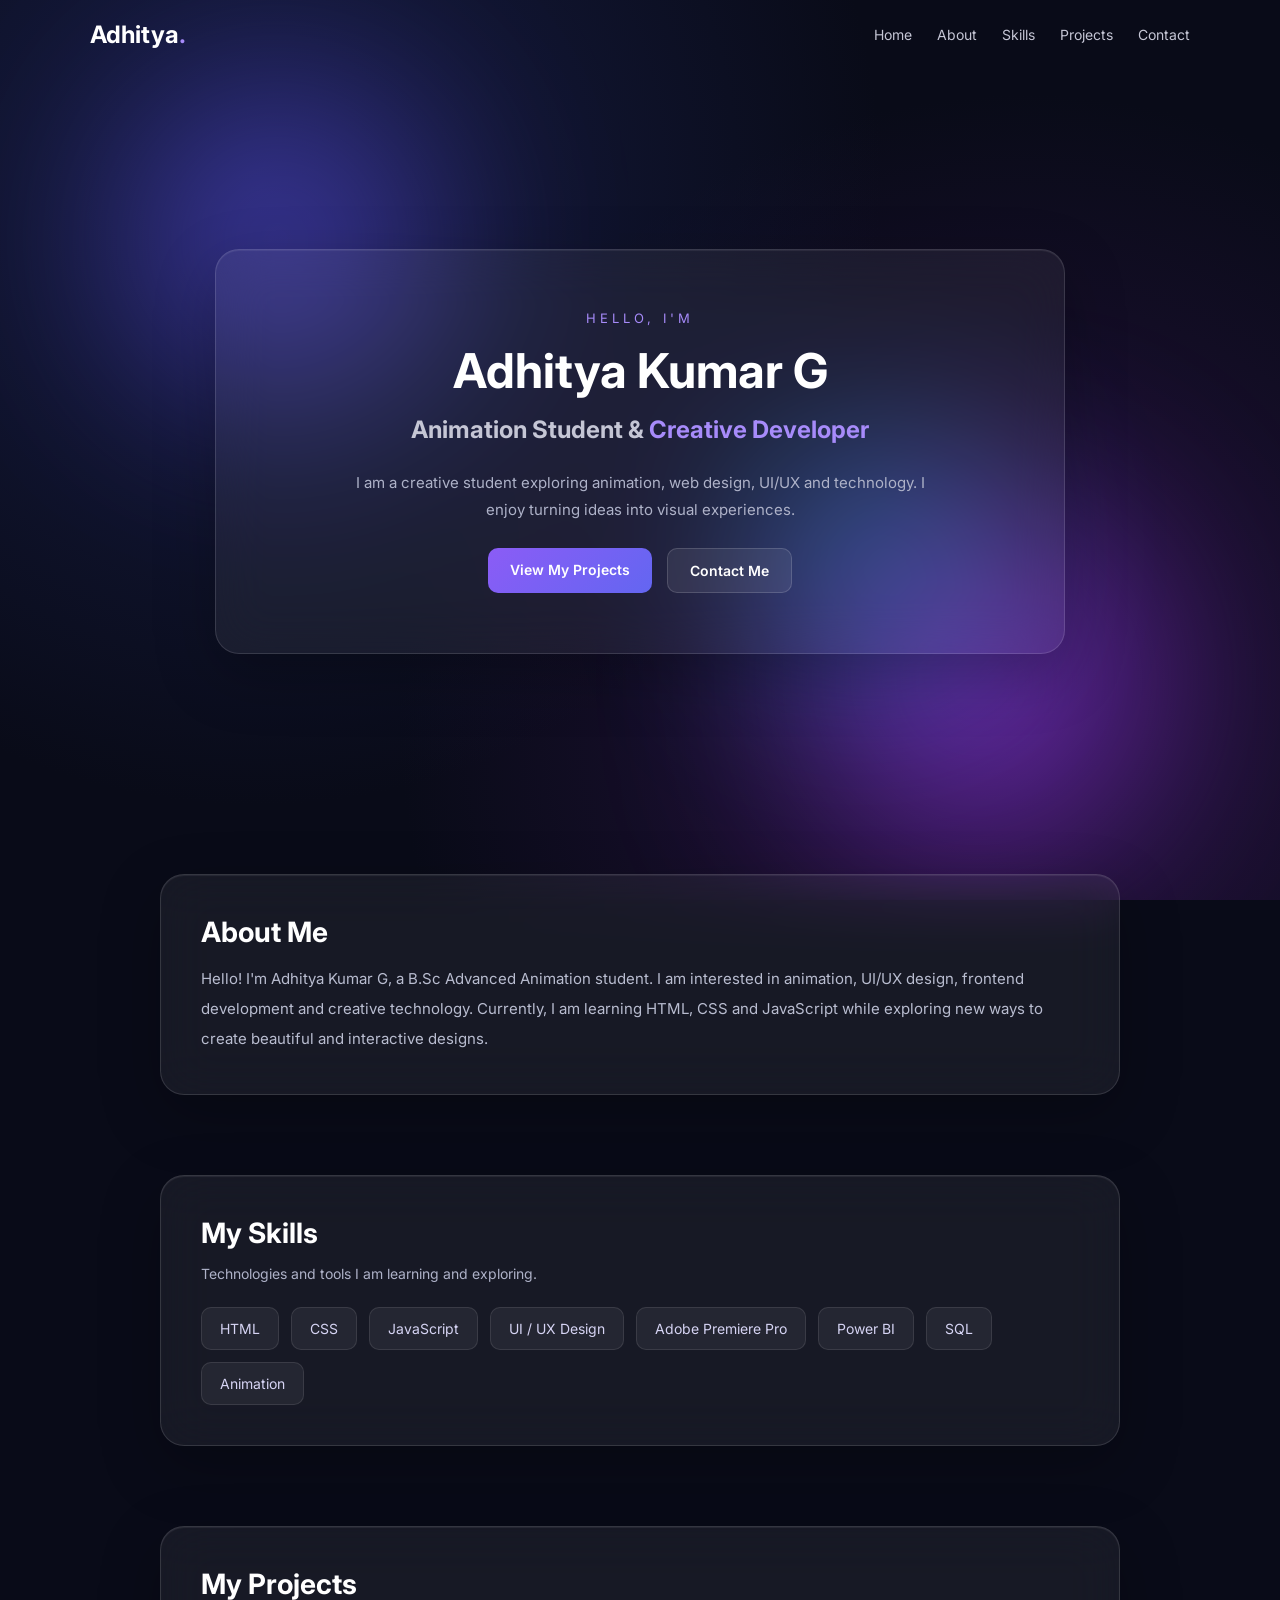
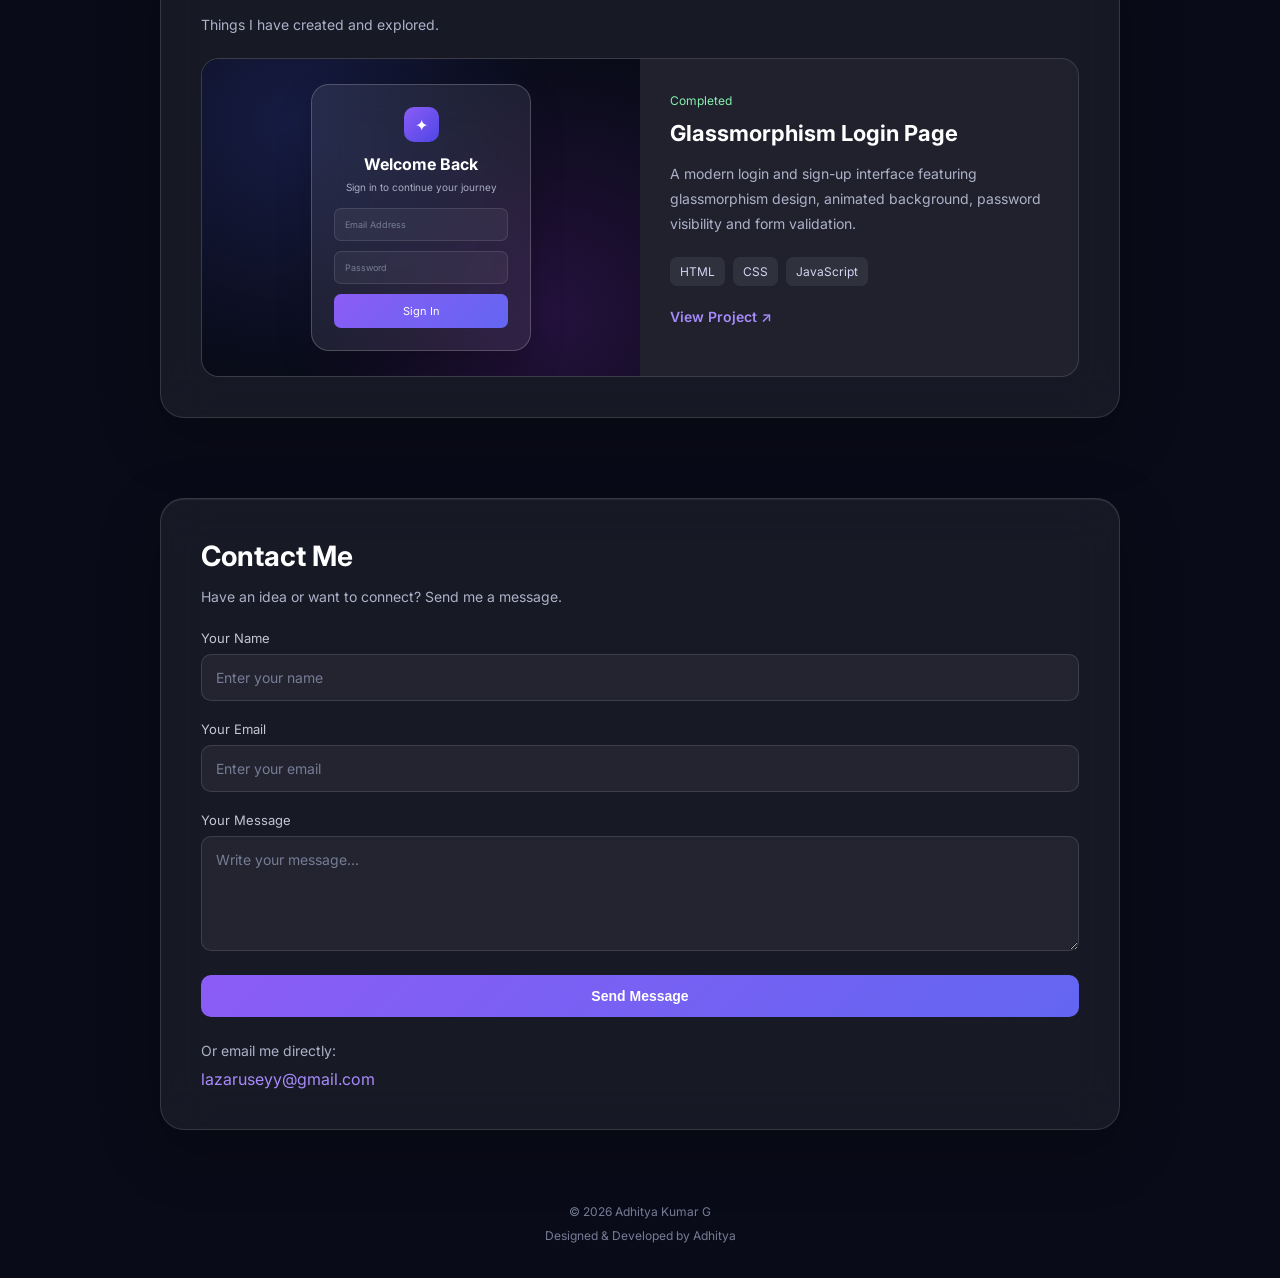
<file: index.html>
<!DOCTYPE html>
<html lang="en">

<head>
    <meta charset="UTF-8">
    <meta name="viewport" content="width=device-width, initial-scale=1.0">

    <title>My Portfolio | Adhitya Kumar G</title>

    <link rel="stylesheet" href="style.css">
</head>

<body>

    <!-- Background -->
    <div class="background">
        <div class="orb orb1"></div>
        <div class="orb orb2"></div>
        <div class="orb orb3"></div>
    </div>


    <!-- Navigation -->
    <header>
        <nav class="navbar">

            <a href="#home" class="logo">
                Adhitya<span>.</span>
            </a>

            <button class="menu-btn" id="menuBtn">
                ☰
            </button>

            <div class="nav-menu" id="navMenu">

                <a href="#home" class="nav-link">Home</a>

                <a href="#about" class="nav-link">About</a>

                <a href="#skills" class="nav-link">Skills</a>

                <a href="#projects" class="nav-link">Projects</a>

                <a href="#contact" class="nav-link">Contact</a>

            </div>

        </nav>
    </header>


    <!-- Home Section -->
    <section class="home" id="home">

        <div class="glass-box hero">

            <p class="small-text">
                HELLO, I'M
            </p>

            <h1>
                Adhitya Kumar G
            </h1>

            <h2>
                Animation Student &
                <span>Creative Developer</span>
            </h2>

            <p class="hero-description">
                I am a creative student exploring animation,
                web design, UI/UX and technology.
                I enjoy turning ideas into visual experiences.
            </p>

            <div class="hero-buttons">

                <a href="#projects" class="button">
                    View My Projects
                </a>

                <a href="#contact" class="button button2">
                    Contact Me
                </a>

            </div>

        </div>

    </section>


    <!-- About Section -->
    <section id="about" class="section">

        <div class="glass-box">

            <h2 class="section-title">
                About Me
            </h2>

            <p class="about-text">
                Hello! I'm Adhitya Kumar G, a B.Sc Advanced
                Animation student.

                I am interested in animation, UI/UX design,
                frontend development and creative technology.

                Currently, I am learning HTML, CSS and
                JavaScript while exploring new ways to
                create beautiful and interactive designs.
            </p>

        </div>

    </section>


    <!-- Skills Section -->
    <section id="skills" class="section">

        <div class="glass-box">

            <h2 class="section-title">
                My Skills
            </h2>

            <p class="section-description">
                Technologies and tools I am learning and exploring.
            </p>

            <div class="skills-list">

                <div class="skill">HTML</div>

                <div class="skill">CSS</div>

                <div class="skill">JavaScript</div>

                <div class="skill">UI / UX Design</div>

                <div class="skill">Adobe Premiere Pro</div>

                <div class="skill">Power BI</div>

                <div class="skill">SQL</div>

                <div class="skill">Animation</div>

            </div>

        </div>

    </section>


    <!-- Projects Section -->
    <section id="projects" class="section">

        <div class="glass-box">

            <h2 class="section-title">
                My Projects
            </h2>

            <p class="section-description">
                Things I have created and explored.
            </p>


            <!-- Login Page Project -->
            <div class="project-card">

                <!-- Project Preview -->
                <div class="project-preview">

                    <div class="preview-card">

                        <div class="preview-logo">
                            ✦
                        </div>

                        <h3>Welcome Back</h3>

                        <p>Sign in to continue your journey</p>

                        <div class="preview-input">
                            Email Address
                        </div>

                        <div class="preview-input">
                            Password
                        </div>

                        <div class="preview-button">
                            Sign In
                        </div>

                    </div>

                </div>


                <!-- Project Details -->
                <div class="project-details">

                    <span class="project-status">
                        Completed
                    </span>

                    <h3>
                        Glassmorphism Login Page
                    </h3>

                    <p>
                        A modern login and sign-up interface
                        featuring glassmorphism design,
                        animated background, password visibility
                        and form validation.
                    </p>

                    <div class="project-skills">

                        <span>HTML</span>
                        <span>CSS</span>
                        <span>JavaScript</span>

                    </div>

                    <a href="projects/glass-login/index.html"
                       class="project-link">
                        View Project ↗
                    </a>

                </div>

            </div>

        </div>

    </section>


    <!-- Contact Section -->
    <section id="contact" class="section">

        <div class="glass-box">

            <h2 class="section-title">
                Contact Me
            </h2>

            <p class="section-description">
                Have an idea or want to connect? Send me a message.
            </p>

            <form id="contactForm">

                <div class="field">

                    <label for="name">
                        Your Name
                    </label>

                    <input type="text"
                           id="name"
                           placeholder="Enter your name"
                           required>

                </div>


                <div class="field">

                    <label for="email">
                        Your Email
                    </label>

                    <input type="email"
                           id="email"
                           placeholder="Enter your email"
                           required>

                </div>


                <div class="field">

                    <label for="message">
                        Your Message
                    </label>

                    <textarea id="message"
                              placeholder="Write your message..."
                              rows="5"
                              required></textarea>

                </div>


                <button type="submit" class="button send-btn">
                    Send Message
                </button>

                <p id="formNote" class="form-note"></p>

            </form>


            <p class="email-text">
                Or email me directly:
            </p>

            <a href="mailto:lazaruseyy@gmail.com" class="email-link">
                lazaruseyy@gmail.com
            </a>

        </div>

    </section>


    <!-- Footer -->
    <footer>

        <p>
            © <span id="year"></span> Adhitya Kumar G
        </p>

        <p>
            Designed & Developed by Adhitya
        </p>

    </footer>


    <!-- JavaScript -->
    <script src="script.js"></script>

</body>

</html>
</file>
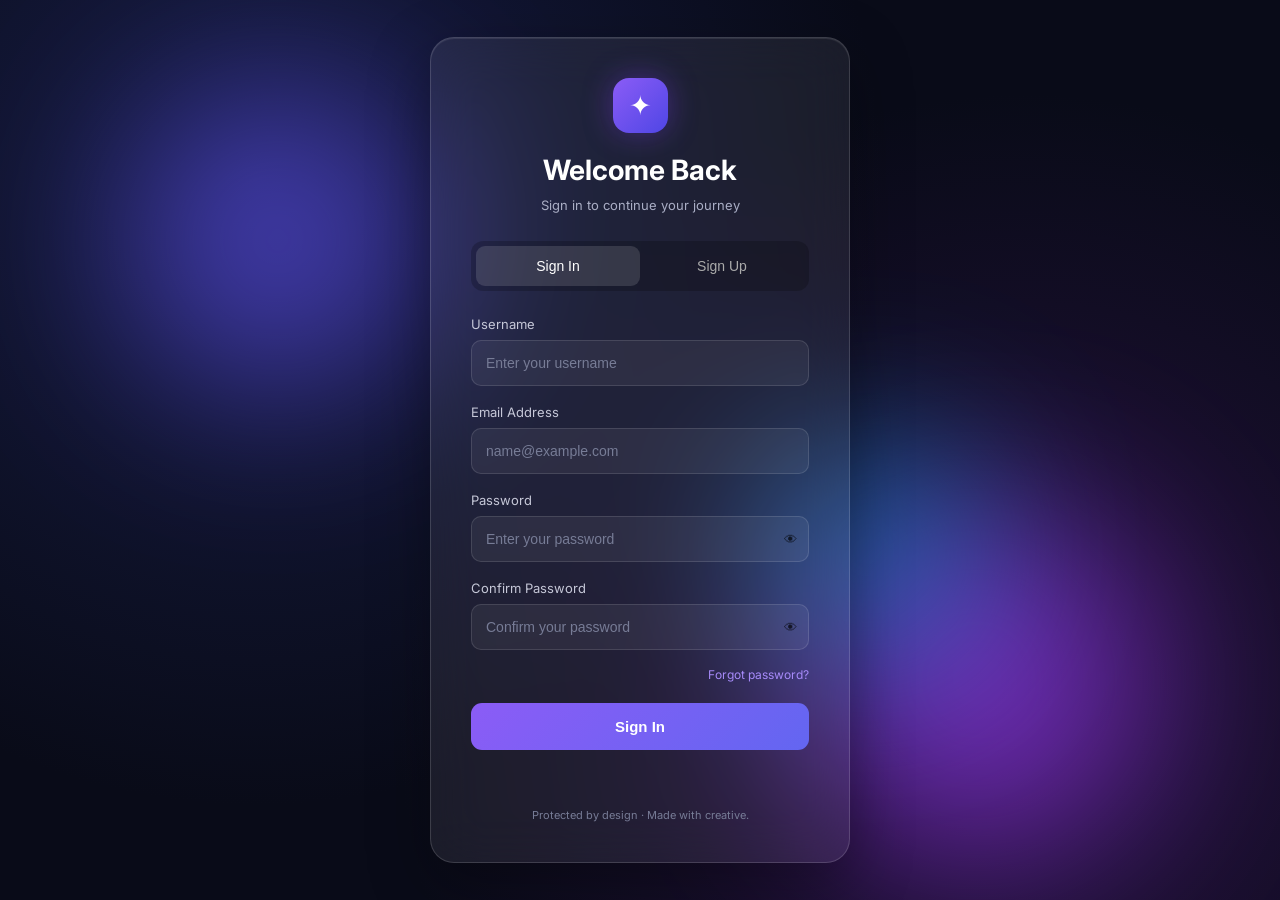
<file: projects/glass-login/index.html>
<!DOCTYPE html>
<html lang="en">
<head>
    <meta charset="UTF-8">
    <meta name="viewport" content="width=device-width, initial-scale=1.0">
    <title>Glass Login</title>
    <link rel="stylesheet" href="style.css">
</head>

<body>

    <div class="background">
        <div class="orb orb1"></div>
        <div class="orb orb2"></div>
        <div class="orb orb3"></div>
    </div>

    <main class="container">

        <div class="glass-card">

            <div class="logo">✦</div>

            <h1 id="title">Welcome Back</h1>
            <p id="subtitle">Sign in to continue your journey</p>

            <div class="tabs">
                <button class="tab active" id="signinTab">Sign In</button>
                <button class="tab" id="signupTab">Sign Up</button>
            </div>

            <form id="authForm">

                <div class="field" id="nameField">
                    <label>Username</label>
                    <input type="text" id="username"
                           placeholder="Enter your username">
                </div>

                <div class="field">
                    <label>Email Address</label>
                    <input type="email" id="email"
                           placeholder="name@example.com" required>
                </div>

                <div class="field">
                    <label>Password</label>

                    <div class="password-box">
                        <input type="password" id="password"
                               placeholder="Enter your password" required>

                        <button type="button" class="eye"
                                onclick="togglePassword('password')">
                            👁
                        </button>
                    </div>
                </div>

                <div class="field" id="confirmField">
                    <label>Confirm Password</label>

                    <div class="password-box">
                        <input type="password" id="confirmPassword"
                               placeholder="Confirm your password">

                        <button type="button" class="eye"
                                onclick="togglePassword('confirmPassword')">
                            👁
                        </button>
                    </div>
                </div>

                <div class="forgot" id="forgot">
                    <a href="#" onclick="forgotPassword(event)">
                        Forgot password?
                    </a>
                </div>

                <button type="submit" class="submit-btn" id="submitBtn">
                    Sign In
                </button>

            </form>

            <p class="message" id="message"></p>

            <div class="footer">
                Protected by design · Made with creative.
            </div>

        </div>

    </main>

    <script src="script.js"></script>
</body>
</html>
</file>
<file: style.css>
@import url('https://fonts.googleapis.com/css2?family=Inter:wght@400;500;600;700&display=swap');


/* Basic Settings */

* {
    margin: 0;
    padding: 0;
    box-sizing: border-box;
}

html {
    scroll-behavior: smooth;
}

body {
    font-family: 'Inter', sans-serif;
    background: #090b18;
    color: white;
    min-height: 100vh;
}


/* Background */

.background {
    position: fixed;
    inset: 0;
    z-index: -1;
    overflow: hidden;

    background:
        radial-gradient(circle at 20% 20%, #161c43, transparent 50%),
        radial-gradient(circle at 80% 80%, #24113c, transparent 50%),
        #090b18;
}

.orb {
    position: absolute;
    border-radius: 50%;
    filter: blur(100px);
    opacity: 0.5;
    animation: float 8s infinite alternate ease-in-out;
}

.orb1 {
    width: 300px;
    height: 300px;
    background: #6554ff;
    top: 10%;
    left: 10%;
}

.orb2 {
    width: 350px;
    height: 350px;
    background: #a23aff;
    bottom: 5%;
    right: 10%;
    animation-delay: -3s;
}

.orb3 {
    width: 200px;
    height: 200px;
    background: #00b8ff;
    top: 50%;
    left: 60%;
    animation-delay: -5s;
}

@keyframes float {

    from {
        transform: translate(0, 0);
    }

    to {
        transform: translate(40px, -30px);
    }

}


/* Navigation */

header {
    width: 100%;
    padding: 20px;
}

.navbar {
    max-width: 1100px;
    margin: auto;

    display: flex;
    justify-content: space-between;
    align-items: center;
}

.logo {
    text-decoration: none;
    color: white;
    font-size: 24px;
    font-weight: 700;
}

.logo span {
    color: #a78bfa;
}

.nav-menu {
    display: flex;
    gap: 25px;
}

.nav-link {
    text-decoration: none;
    color: #c5c6d5;
    font-size: 14px;
    transition: 0.3s;
}

.nav-link:hover {
    color: white;
}

.menu-btn {
    display: none;
    background: transparent;
    color: white;
    border: none;
    font-size: 25px;
    cursor: pointer;
}


/* Glass Design */

.glass-box {
    background: rgba(255, 255, 255, 0.06);

    backdrop-filter: blur(25px);
    -webkit-backdrop-filter: blur(25px);

    border: 1px solid rgba(255, 255, 255, 0.13);

    border-radius: 24px;

    box-shadow:
        0 20px 60px rgba(0, 0, 0, 0.25),
        inset 0 1px 1px rgba(255, 255, 255, 0.08);
}


/* Home Section */

.home {
    min-height: 85vh;

    display: flex;
    justify-content: center;
    align-items: center;

    padding: 30px 20px;
}

.hero {
    max-width: 850px;
    width: 100%;
    padding: 60px 40px;
    text-align: center;
}

.small-text {
    color: #a78bfa;
    font-size: 13px;
    letter-spacing: 4px;
    margin-bottom: 15px;
}

.hero h1 {
    font-size: 48px;
    margin-bottom: 15px;
}

.hero h2 {
    font-size: 24px;
    color: #c5c6d5;
}

.hero h2 span {
    color: #a78bfa;
}

.hero-description {
    max-width: 600px;
    margin: 25px auto;
    color: #aeb2c8;
    line-height: 1.8;
    font-size: 15px;
}


/* Buttons */

.hero-buttons {
    display: flex;
    justify-content: center;
    gap: 15px;
    flex-wrap: wrap;
    margin-top: 25px;
}

.button {
    display: inline-block;
    padding: 13px 22px;

    border: none;
    border-radius: 10px;

    text-decoration: none;
    color: white;
    font-size: 14px;
    font-weight: 600;

    background: linear-gradient(135deg, #8b5cf6, #6366f1);

    cursor: pointer;
    transition: 0.3s;
}

.button:hover {
    transform: translateY(-3px);
    box-shadow: 0 8px 25px rgba(124, 58, 237, 0.3);
}

.button2 {
    background: rgba(255, 255, 255, 0.08);
    border: 1px solid rgba(255, 255, 255, 0.15);
}


/* Sections */

.section {
    max-width: 1000px;
    margin: auto;
    padding: 40px 20px;
}

.section .glass-box {
    padding: 40px;
}

.section-title {
    font-size: 28px;
    margin-bottom: 15px;
}

.section-description {
    color: #aeb2c8;
    font-size: 14px;
    margin-bottom: 25px;
}


/* About */

.about-text {
    color: #b9bdd0;
    font-size: 15px;
    line-height: 2;
}


/* Skills */

.skills-list {
    display: flex;
    flex-wrap: wrap;
    gap: 12px;
}

.skill {
    padding: 12px 18px;

    background: rgba(255, 255, 255, 0.06);
    border: 1px solid rgba(255, 255, 255, 0.1);

    border-radius: 10px;

    color: #d6d4f4;
    font-size: 14px;

    transition: 0.3s;
}

.skill:hover {
    background: rgba(139, 92, 246, 0.2);
    transform: translateY(-3px);
}


/* Project Card */

.project-card {
    display: grid;
    grid-template-columns: 1fr 1fr;

    overflow: hidden;

    border-radius: 18px;
    border: 1px solid rgba(255, 255, 255, 0.12);

    background: rgba(255, 255, 255, 0.04);
}


/* Project Preview */

.project-preview {
    min-height: 300px;

    display: flex;
    justify-content: center;
    align-items: center;

    padding: 25px;

    background:
        radial-gradient(circle at 20% 20%, #161c43, transparent 60%),
        radial-gradient(circle at 80% 80%, #24113c, transparent 60%),
        #090b18;
}

.preview-card {
    width: 220px;
    padding: 22px;

    text-align: center;

    border-radius: 18px;

    background: rgba(255, 255, 255, 0.08);
    backdrop-filter: blur(20px);

    border: 1px solid rgba(255, 255, 255, 0.2);

    box-shadow: 0 15px 35px rgba(0, 0, 0, 0.2);
}

.preview-logo {
    width: 35px;
    height: 35px;

    display: flex;
    justify-content: center;
    align-items: center;

    margin: 0 auto 12px;

    border-radius: 10px;

    background: linear-gradient(135deg, #8b5cf6, #4f46e5);
}

.preview-card h3 {
    font-size: 16px;
    margin-bottom: 7px;
}

.preview-card p {
    color: #aaaec5;
    font-size: 10px;
    margin-bottom: 15px;
}

.preview-input {
    padding: 10px;
    margin-bottom: 10px;

    border: 1px solid rgba(255, 255, 255, 0.1);
    border-radius: 7px;

    background: rgba(255, 255, 255, 0.05);

    text-align: left;
    font-size: 9px;
    color: #777c96;
}

.preview-button {
    padding: 10px;

    border-radius: 7px;

    background: linear-gradient(135deg, #8b5cf6, #6366f1);

    font-size: 11px;
}


/* Project Details */

.project-details {
    padding: 30px;
}

.project-status {
    display: inline-block;
    color: #86efac;
    font-size: 12px;
    margin-bottom: 12px;
}

.project-details h3 {
    font-size: 22px;
    margin-bottom: 15px;
}

.project-details p {
    color: #aeb2c8;
    font-size: 14px;
    line-height: 1.8;
}

.project-skills {
    display: flex;
    flex-wrap: wrap;
    gap: 8px;
    margin: 20px 0;
}

.project-skills span {
    padding: 7px 10px;

    background: rgba(255, 255, 255, 0.07);
    border-radius: 7px;

    font-size: 12px;
    color: #d6d4f4;
}

.project-link {
    display: inline-block;

    color: #a78bfa;
    text-decoration: none;

    font-size: 14px;
    font-weight: 600;
}

.project-link:hover {
    color: white;
}


/* Contact Form */

.field {
    margin-bottom: 20px;
}

.field label {
    display: block;
    margin-bottom: 8px;

    font-size: 13px;
    color: #c5c6d5;
}

.field input,
.field textarea {
    width: 100%;
    padding: 14px;

    background: rgba(255, 255, 255, 0.05);

    border: 1px solid rgba(255, 255, 255, 0.12);
    border-radius: 10px;

    color: white;
    font-family: inherit;
    font-size: 14px;

    outline: none;
}

.field input:focus,
.field textarea:focus {
    border-color: #8b5cf6;
    box-shadow: 0 0 15px rgba(139, 92, 246, 0.15);
}

.field input::placeholder,
.field textarea::placeholder {
    color: #777c96;
}

.field textarea {
    resize: vertical;
}

.send-btn {
    width: 100%;
}

.form-note {
    color: #c4b5fd;
    font-size: 13px;
    margin-top: 12px;
}

.email-text {
    color: #aeb2c8;
    font-size: 14px;
    margin-top: 25px;
}

.email-link {
    display: inline-block;
    color: #a78bfa;
    text-decoration: none;
    margin-top: 10px;
}


/* Footer */

footer {
    text-align: center;
    padding: 30px 20px;

    color: #777c96;
    font-size: 12px;
    line-height: 2;
}


/* Mobile Responsive */

@media (max-width: 700px) {

    .menu-btn {
        display: block;
    }

    .nav-menu {
        display: none;

        position: absolute;
        top: 75px;
        right: 20px;

        width: 200px;

        flex-direction: column;
        gap: 18px;

        padding: 25px;

        border-radius: 15px;

        background: rgba(20, 20, 40, 0.9);
        backdrop-filter: blur(20px);

        border: 1px solid rgba(255, 255, 255, 0.15);

        z-index: 10;
    }

    .nav-menu.active {
        display: flex;
    }

    .hero {
        padding: 40px 20px;
    }

    .hero h1 {
        font-size: 34px;
    }

    .hero h2 {
        font-size: 20px;
    }

    .section .glass-box {
        padding: 25px 20px;
    }

    .section-title {
        font-size: 24px;
    }

    .project-card {
        grid-template-columns: 1fr;
    }

    .project-preview {
        min-height: 260px;
    }

}


/* Small Mobile */

@media (max-width: 400px) {

    .hero h1 {
        font-size: 29px;
    }

    .hero h2 {
        font-size: 18px;
    }

    .hero-buttons {
        flex-direction: column;
    }

    .hero-buttons .button {
        width: 100%;
    }

}
</file>
<file: projects/glass-login/style.css>
@import url('https://fonts.googleapis.com/css2?family=Inter:wght@400;500;600;700&display=swap');

* {
    margin: 0;
    padding: 0;
    box-sizing: border-box;
}

body {
    font-family: 'Inter', sans-serif;
    min-height: 100vh;
    background: #090b18;
    color: white;
    overflow-x: hidden;
}

/* Background */

.background {
    position: fixed;
    inset: 0;
    overflow: hidden;
    z-index: -1;
    background:
        radial-gradient(circle at 20% 20%, #161c43, transparent 50%),
        radial-gradient(circle at 80% 80%, #24113c, transparent 50%),
        #090b18;
}

.orb {
    position: absolute;
    border-radius: 50%;
    filter: blur(90px);
    opacity: 0.6;
    animation: float 8s infinite alternate ease-in-out;
}

.orb1 {
    width: 300px;
    height: 300px;
    background: #6554ff;
    top: 10%;
    left: 10%;
}

.orb2 {
    width: 350px;
    height: 350px;
    background: #a23aff;
    bottom: 5%;
    right: 10%;
    animation-delay: -3s;
}

.orb3 {
    width: 200px;
    height: 200px;
    background: #00b8ff;
    top: 50%;
    left: 60%;
    animation-delay: -5s;
}

@keyframes float {
    from {
        transform: translate(0, 0);
    }

    to {
        transform: translate(40px, -30px);
    }
}

/* Layout */

.container {
    min-height: 100vh;
    display: flex;
    justify-content: center;
    align-items: center;
    padding: 20px;
}

/* Glass card */

.glass-card {
    width: 100%;
    max-width: 420px;
    padding: 40px;
    border-radius: 24px;

    background: rgba(255, 255, 255, 0.07);
    backdrop-filter: blur(25px);
    -webkit-backdrop-filter: blur(25px);

    border: 1px solid rgba(255, 255, 255, 0.15);

    box-shadow:
        0 20px 60px rgba(0, 0, 0, 0.35),
        inset 0 1px 1px rgba(255, 255, 255, 0.1);
}

.logo {
    width: 55px;
    height: 55px;
    display: flex;
    justify-content: center;
    align-items: center;
    margin: 0 auto 20px;

    border-radius: 16px;
    font-size: 27px;
    color: white;

    background: linear-gradient(135deg, #8b5cf6, #4f46e5);
    box-shadow: 0 0 30px rgba(124, 58, 237, 0.4);
}

h1 {
    text-align: center;
    font-size: 28px;
    margin-bottom: 10px;
}

#subtitle {
    text-align: center;
    color: #aaaec5;
    font-size: 13px;
    margin-bottom: 28px;
}

/* Tabs */

.tabs {
    display: flex;
    padding: 5px;
    background: rgba(0, 0, 0, 0.2);
    border-radius: 12px;
    margin-bottom: 25px;
}

.tab {
    flex: 1;
    border: none;
    padding: 12px;
    border-radius: 9px;
    cursor: pointer;

    color: #aaa;
    background: transparent;
    font-size: 14px;
    transition: 0.3s;
}

.tab.active {
    background: rgba(255, 255, 255, 0.13);
    color: white;
}

/* Input fields */

.field {
    margin-bottom: 18px;
}

.field label {
    display: block;
    font-size: 13px;
    color: #c6c8d8;
    margin-bottom: 8px;
}

.field input {
    width: 100%;
    padding: 14px;
    border-radius: 10px;

    background: rgba(255, 255, 255, 0.06);
    border: 1px solid rgba(255, 255, 255, 0.12);

    color: white;
    outline: none;
    font-size: 14px;
    transition: 0.3s;
}

.field input::placeholder {
    color: #777c96;
}

.field input:focus {
    border-color: #8b5cf6;
    box-shadow: 0 0 15px rgba(139, 92, 246, 0.15);
}

/* Password */

.password-box {
    position: relative;
}

.password-box input {
    padding-right: 45px;
}

.eye {
    position: absolute;
    right: 12px;
    top: 50%;
    transform: translateY(-50%);

    background: transparent;
    border: none;
    cursor: pointer;
    opacity: 0.7;
}

/* Forgot password */

.forgot {
    text-align: right;
    margin-top: -5px;
    margin-bottom: 20px;
}

.forgot a {
    color: #a78bfa;
    font-size: 12px;
    text-decoration: none;
}

/* Submit */

.submit-btn {
    width: 100%;
    padding: 15px;
    border: none;
    border-radius: 11px;

    color: white;
    font-size: 15px;
    font-weight: 600;
    cursor: pointer;

    background: linear-gradient(135deg, #8b5cf6, #6366f1);
    transition: 0.3s;
}

.submit-btn:hover {
    transform: translateY(-2px);
    box-shadow: 0 8px 25px rgba(124, 58, 237, 0.35);
}

.submit-btn:active {
    transform: scale(0.98);
}

.message {
    text-align: center;
    font-size: 13px;
    margin-top: 15px;
    color: #c4b5fd;
    min-height: 18px;
}

.footer {
    text-align: center;
    margin-top: 25px;
    font-size: 11px;
    color: #777c96;
}

/* Hidden fields */

.hidden {
    display: none !important;
}

/* Mobile */

@media (max-width: 480px) {
    .glass-card {
        padding: 28px 22px;
    }

    h1 {
        font-size: 25px;
    }
}
</file>
